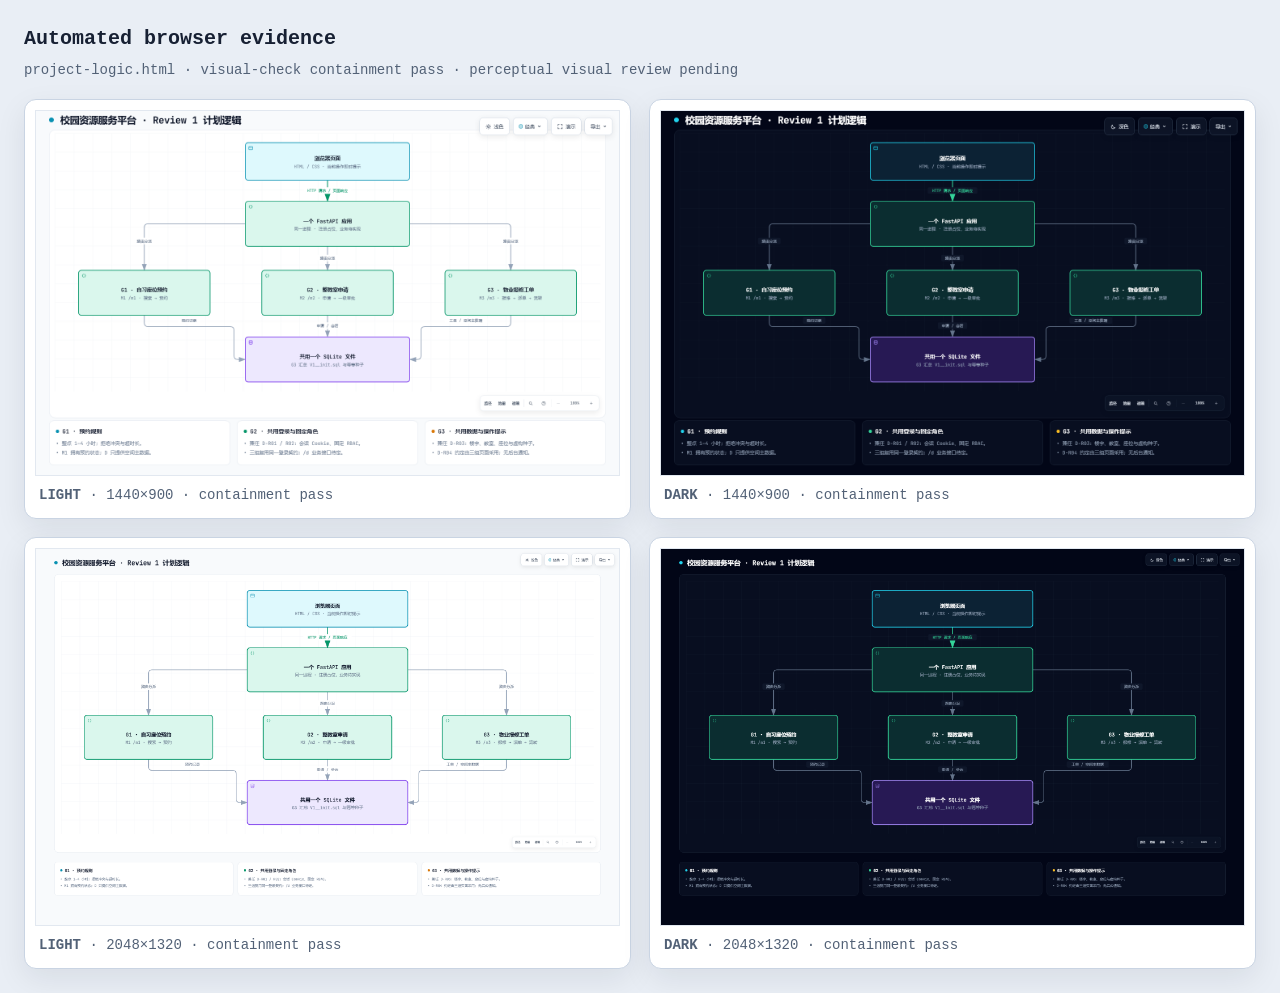
<file: docs/diagrams/project-logic.visual-check.html>
<!doctype html>
<html lang="en">
<head>
<meta charset="utf-8">
<meta name="viewport" content="width=device-width,initial-scale=1">
<title>Archify automated browser evidence · project-logic.html</title>
<style>
*{box-sizing:border-box}body{margin:0;padding:24px;background:#e9eef5;color:#172033;font:14px/1.5 ui-monospace,SFMono-Regular,Menlo,Consolas,monospace}header{max-width:1500px;margin:0 auto 18px}h1{margin:0 0 6px;font-size:20px}p{margin:0;color:#526176}.grid{max-width:1500px;margin:auto;display:grid;grid-template-columns:repeat(2,minmax(0,1fr));gap:18px}figure{margin:0;padding:10px;background:white;border:1px solid #c9d4e3;border-radius:12px;box-shadow:0 10px 30px rgba(15,23,42,.08)}img{display:block;width:100%;height:auto;border:1px solid #e2e8f0}figcaption{padding:9px 4px 2px;color:#526176}@media(max-width:900px){.grid{grid-template-columns:1fr}}
</style>
</head>
<body>
<header><h1>Automated browser evidence</h1><p>project-logic.html · visual-check containment pass · perceptual visual review pending</p></header>
<main class="grid">
      <figure>
        <img src="project-logic.visual-check.1440x900.light.png" alt="light 1440 by 900">
        <figcaption><strong>LIGHT</strong> · 1440×900 · containment pass</figcaption>
      </figure>
      <figure>
        <img src="project-logic.visual-check.1440x900.dark.png" alt="dark 1440 by 900">
        <figcaption><strong>DARK</strong> · 1440×900 · containment pass</figcaption>
      </figure>
      <figure>
        <img src="project-logic.visual-check.2048x1320.light.png" alt="light 2048 by 1320">
        <figcaption><strong>LIGHT</strong> · 2048×1320 · containment pass</figcaption>
      </figure>
      <figure>
        <img src="project-logic.visual-check.2048x1320.dark.png" alt="dark 2048 by 1320">
        <figcaption><strong>DARK</strong> · 2048×1320 · containment pass</figcaption>
      </figure>
</main>
</body>
</html>
</file>
